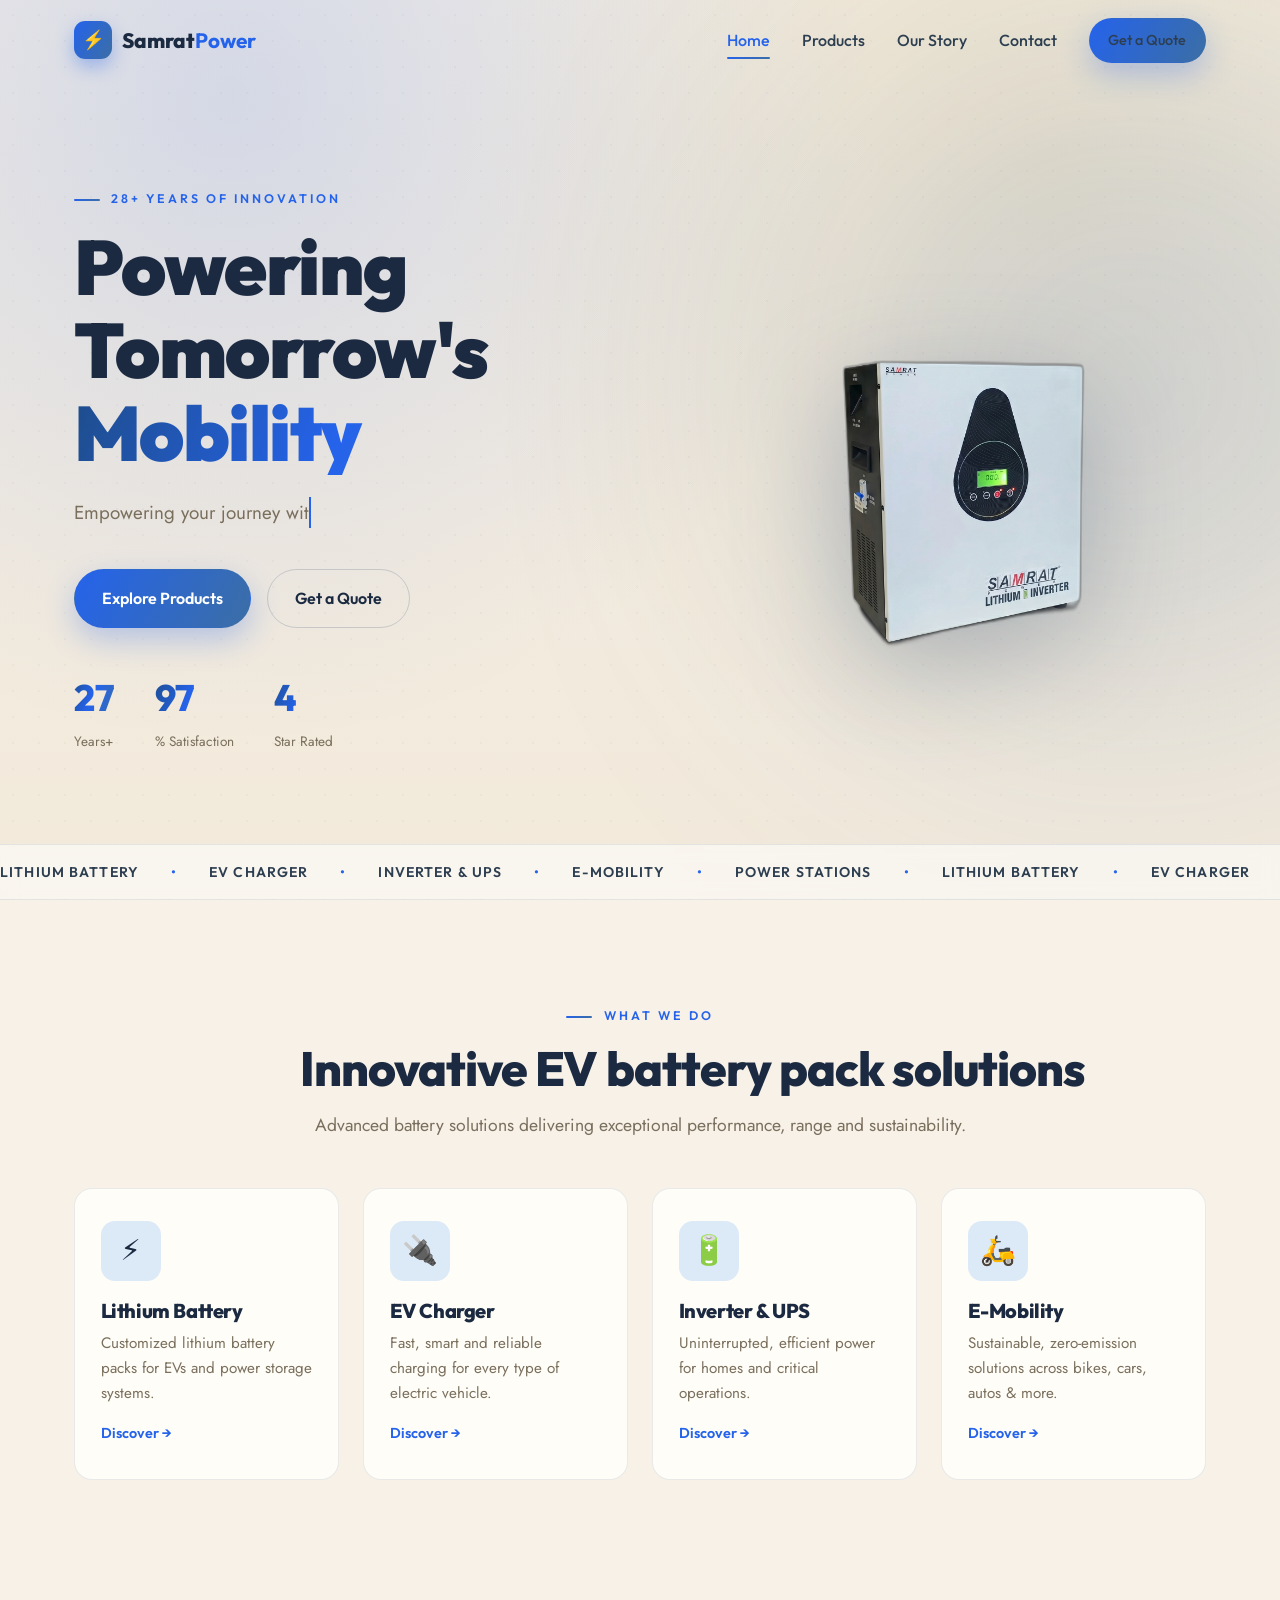
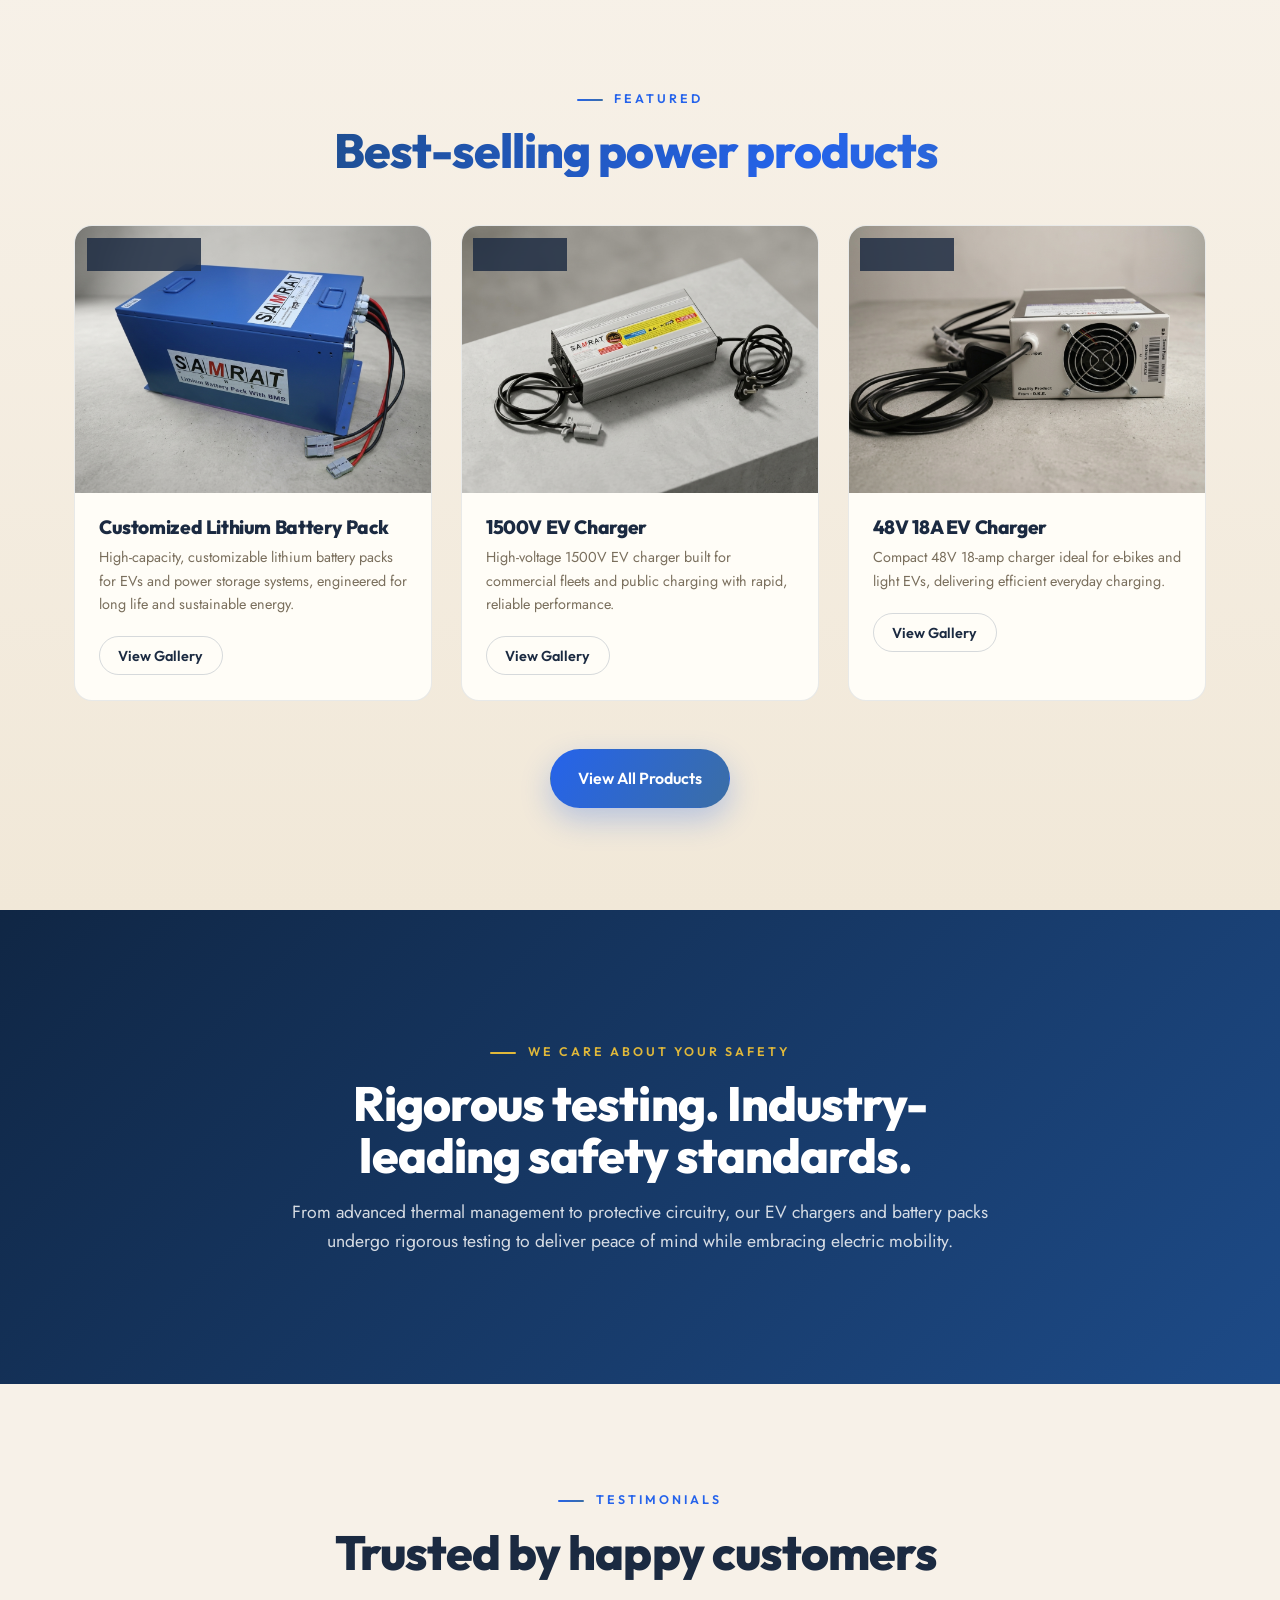
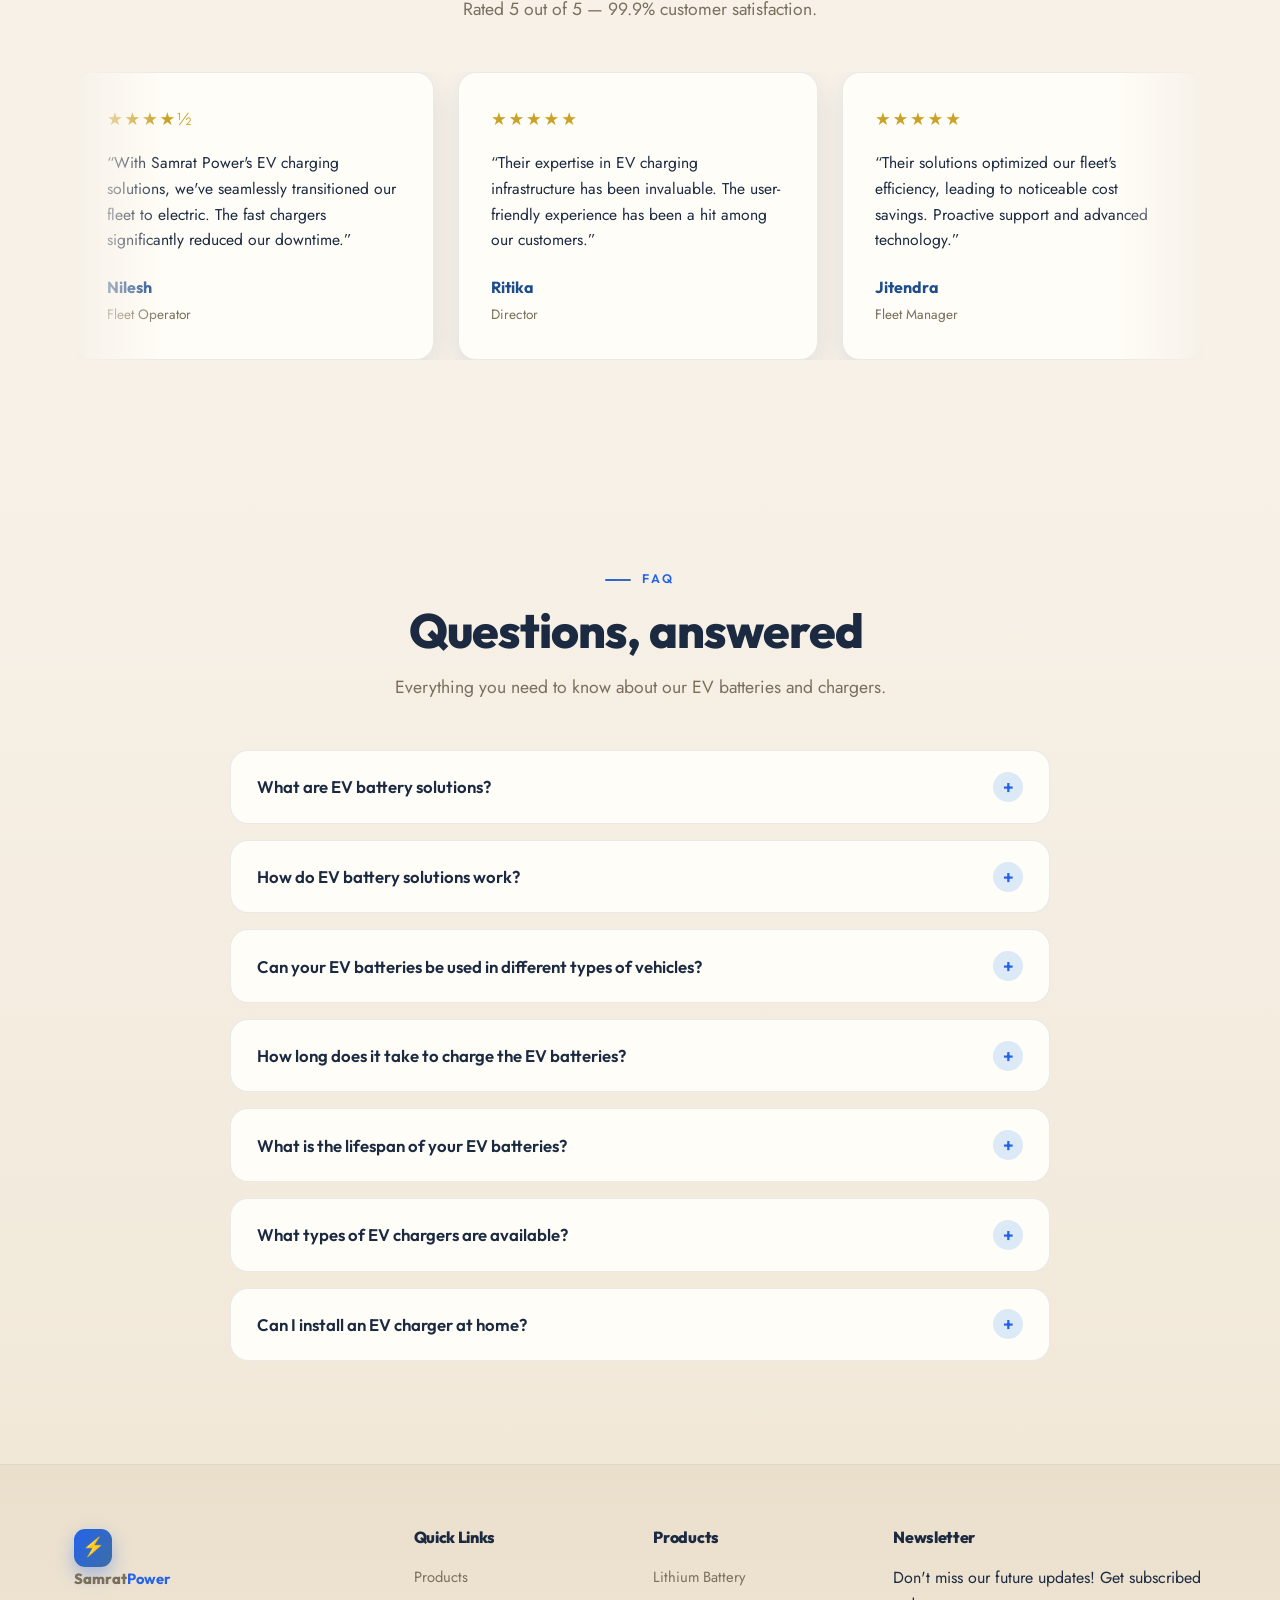
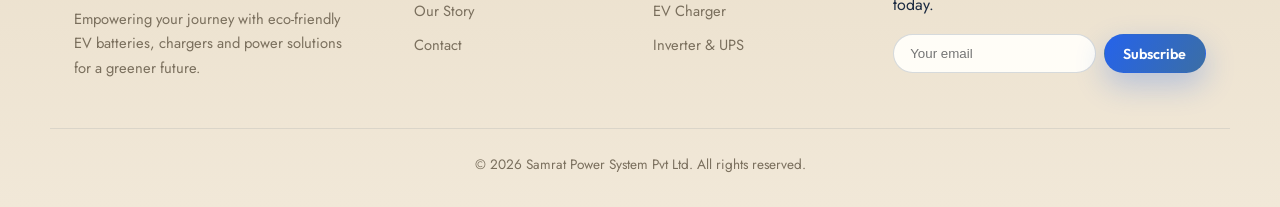
<file: index.html>
<!DOCTYPE html>
<html lang="en">
<head>
  <meta charset="UTF-8" />
  <meta name="viewport" content="width=device-width, initial-scale=1.0" />
  <meta name="description" content="Samrat Power System Pvt Ltd — Eco-friendly EV batteries, chargers, lithium packs & inverters. 28+ years of innovation." />
  <title>Samrat Power | Eco-Friendly EV Battery & Charging Solutions</title>
  <link rel="preconnect" href="https://fonts.googleapis.com" />
  <link rel="preconnect" href="https://fonts.gstatic.com" crossorigin />
  <link href="https://fonts.googleapis.com/css2?family=Outfit:wght@300;400;500;600;700;800;900&family=Jost:wght@400;500;600;700&display=swap" rel="stylesheet" />
  <link rel="stylesheet" href="assets/css/styles.css" />
</head>
<body data-page="home">
  <div class="scroll-progress" id="scrollProgress"></div>
  <div id="header-mount"></div>
  <main>
    <section class="hero" id="hero">
      <div class="hero__bg" data-parallax="0.25"></div>
      <div class="hero__glow"></div>
      <div class="container hero__inner">
        <div class="hero__copy">
          <span class="eyebrow reveal">28+ Years of Innovation</span>
          <h1 class="hero__title">
            <span class="kinetic">Powering</span>
            <span class="kinetic">Tomorrow's</span>
            <span class="kinetic accent">Mobility</span>
          </h1>
          <p class="hero__lead reveal" data-typewriter="Empowering your journey with eco-friendly EV batteries, smart chargers and reliable power solutions for a greener future."></p>
          <div class="hero__cta reveal">
            <a href="products.html" class="btn btn--primary magnetic">Explore Products</a>
            <a href="contact.html" class="btn btn--ghost magnetic">Get a Quote</a>
          </div>
          <div class="hero__stats reveal">
            <div><strong data-count="28">0</strong><span>Years+</span></div>
            <div><strong data-count="99">0</strong><span>% Satisfaction</span></div>
            <div><strong data-count="5">0</strong><span>Star Rated</span></div>
          </div>
        </div>
        <div class="hero__visual">
          <img src="picsdear/hero_no_bg.png" alt="Samrat Power EV battery solution" class="hero__img" data-parallax="-0.12" loading="eager" />
        </div>
      </div>
      <div class="hero__marquee" aria-hidden="true">
        <div class="marquee__track">
          <span>Lithium Battery</span><span>•</span><span>EV Charger</span><span>•</span><span>Inverter &amp; UPS</span><span>•</span><span>E-Mobility</span><span>•</span><span>Power Stations</span><span>•</span>
          <span>Lithium Battery</span><span>•</span><span>EV Charger</span><span>•</span><span>Inverter &amp; UPS</span><span>•</span><span>E-Mobility</span><span>•</span><span>Power Stations</span><span>•</span>
        </div>
      </div>
    </section>

    <section class="section" id="what">
      <div class="container">
        <div class="section__head reveal">
          <span class="eyebrow">What We Do</span>
          <h2 class="section__title" data-split-words>Innovative EV battery pack solutions</h2>
          <p class="section__sub">Advanced battery solutions delivering exceptional performance, range and sustainability.</p>
        </div>
        <div class="cards stagger">
          <a class="card" href="products.html#lithium"><div class="card__icon">⚡</div><h3>Lithium Battery</h3><p>Customized lithium battery packs for EVs and power storage systems.</p><span class="card__link link-underline">Discover →</span></a>
          <a class="card" href="products.html#charger"><div class="card__icon">🔌</div><h3>EV Charger</h3><p>Fast, smart and reliable charging for every type of electric vehicle.</p><span class="card__link link-underline">Discover →</span></a>
          <a class="card" href="products.html#inverter"><div class="card__icon">🔋</div><h3>Inverter &amp; UPS</h3><p>Uninterrupted, efficient power for homes and critical operations.</p><span class="card__link link-underline">Discover →</span></a>
          <a class="card" href="products.html"><div class="card__icon">🛵</div><h3>E-Mobility</h3><p>Sustainable, zero-emission solutions across bikes, cars, autos &amp; more.</p><span class="card__link link-underline">Discover →</span></a>
        </div>
      </div>
    </section>

    <section class="section section--alt" id="featured">
      <div class="container">
        <div class="section__head reveal"><span class="eyebrow">Featured</span><h2 class="section__title grad-anim" data-split-words>Best-selling power products</h2></div>
        <div class="product-grid" id="featuredGrid"></div>
        <div class="section__foot reveal"><a href="products.html" class="btn btn--primary magnetic">View All Products</a></div>
      </div>
    </section>

    <section class="banner" id="safety">
      <div class="banner__bg" data-parallax="0.18"></div>
      <div class="container banner__inner reveal">
        <span class="eyebrow eyebrow--light">We Care About Your Safety</span>
        <h2 class="banner__title" data-split-words>Rigorous testing. Industry-leading safety standards.</h2>
        <p>From advanced thermal management to protective circuitry, our EV chargers and battery packs undergo rigorous testing to deliver peace of mind while embracing electric mobility.</p>
      </div>
    </section>

    <section class="section" id="reviews">
      <div class="container">
        <div class="section__head reveal"><span class="eyebrow">Testimonials</span><h2 class="section__title" data-split-words>Trusted by happy customers</h2><p class="section__sub">Rated 5 out of 5 — 99.9% customer satisfaction.</p></div>
        <div class="reviews-track" id="reviewsTrack"></div>
      </div>
    </section>

    <section class="section section--alt" id="faq">
      <div class="container">
        <div class="section__head reveal"><span class="eyebrow">FAQ</span><h2 class="section__title" data-split-words>Questions, answered</h2><p class="section__sub">Everything you need to know about our EV batteries and chargers.</p></div>
        <div class="faq" id="faqHost"></div>
      </div>
    </section>
  </main>
  <div id="footer-mount"></div>
  <script src="assets/js/data.js"></script>
  <script src="assets/js/main.js"></script>
</body>
</html>
</file>
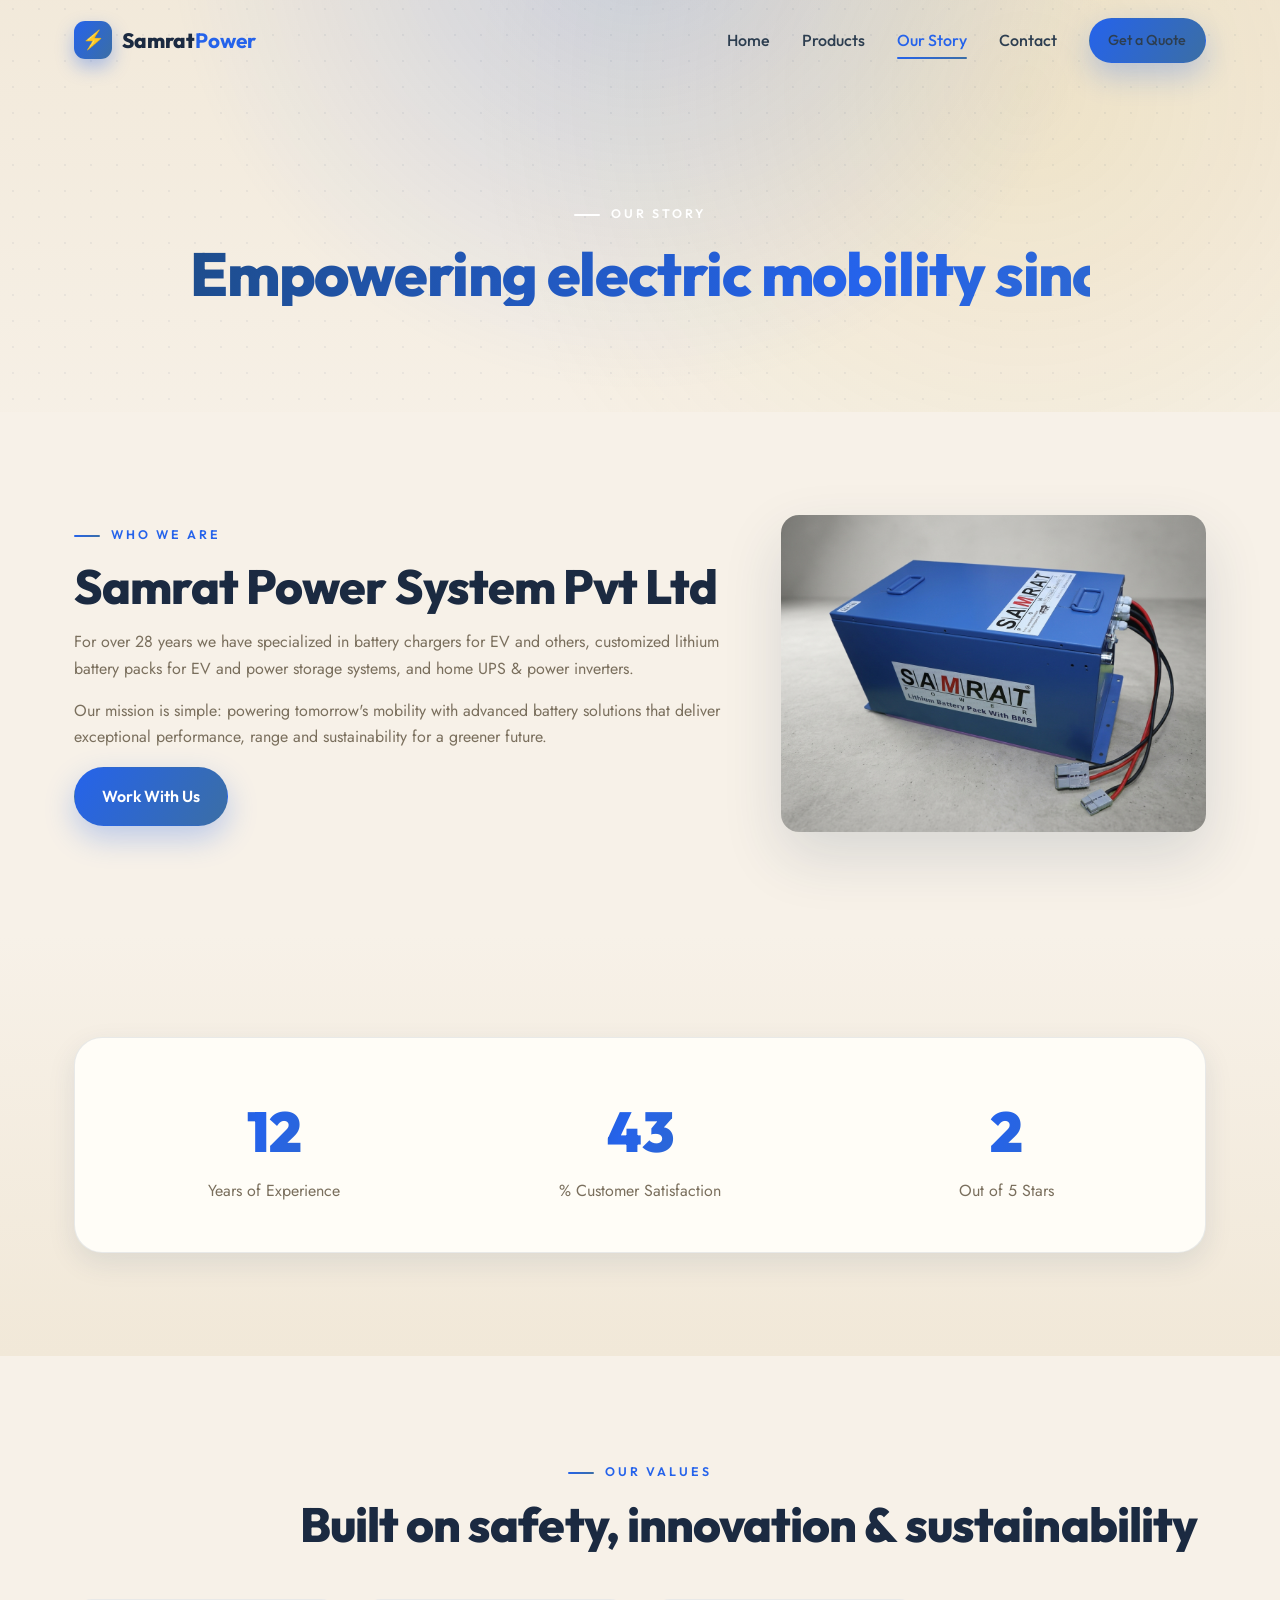
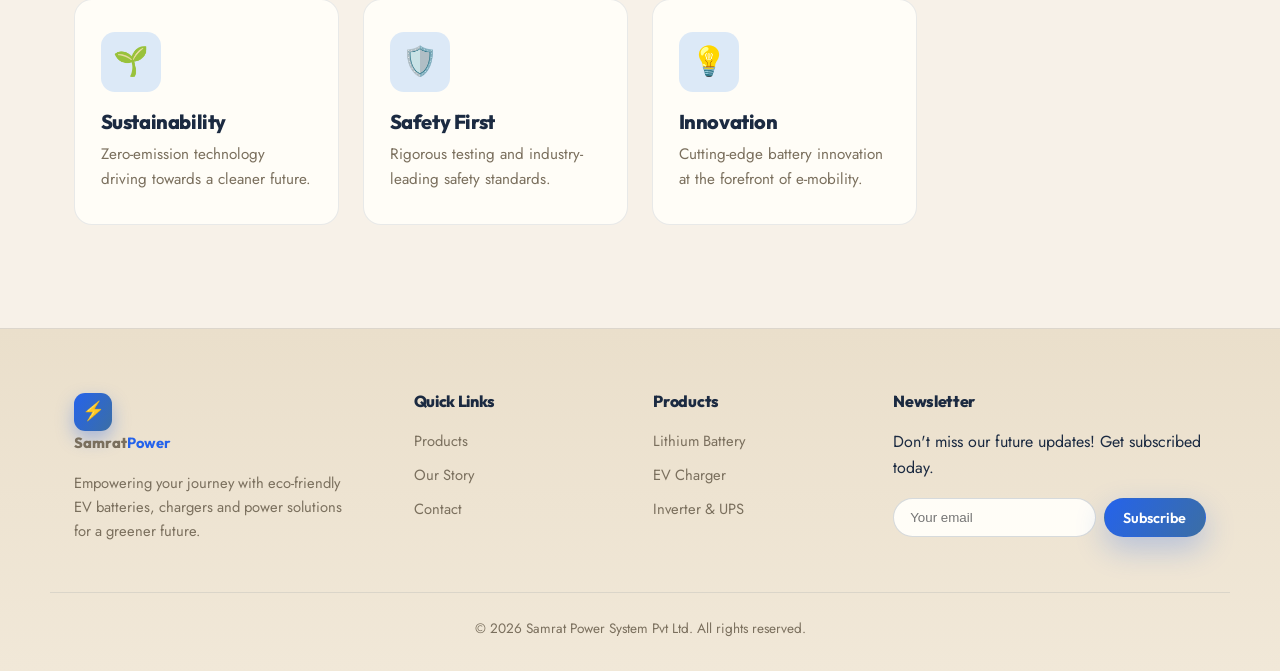
<file: about.html>
<!DOCTYPE html>
<html lang="en">
<head>
  <meta charset="UTF-8" />
  <meta name="viewport" content="width=device-width, initial-scale=1.0" />
  <meta name="description" content="Our story: 28+ years powering eco-friendly mobility at Samrat Power System Pvt Ltd." />
  <title>Our Story | Samrat Power</title>
  <link rel="preconnect" href="https://fonts.googleapis.com" />
  <link rel="preconnect" href="https://fonts.gstatic.com" crossorigin />
  <link href="https://fonts.googleapis.com/css2?family=Outfit:wght@300;400;500;600;700;800;900&family=Jost:wght@400;500;600;700&display=swap" rel="stylesheet" />
  <link rel="stylesheet" href="assets/css/styles.css" />
</head>
<body data-page="about">
  <div class="scroll-progress" id="scrollProgress"></div>
  <div id="header-mount"></div>
  <main>
    <section class="page-hero">
      <div class="page-hero__bg" data-parallax="0.2"></div>
      <div class="container">
        <span class="eyebrow eyebrow--light reveal">Our Story</span>
        <h1 class="page-hero__title grad-anim" data-split-words>Empowering electric mobility since day one</h1>
      </div>
    </section>
    <section class="section">
      <div class="container split">
        <div class="split__copy reveal">
          <span class="eyebrow">Who We Are</span>
          <h2 class="section__title" data-split-words>Samrat Power System Pvt Ltd</h2>
          <p>For over 28 years we have specialized in battery chargers for EV and others, customized lithium battery packs for EV and power storage systems, and home UPS &amp; power inverters.</p>
          <p>Our mission is simple: powering tomorrow's mobility with advanced battery solutions that deliver exceptional performance, range and sustainability for a greener future.</p>
          <a href="contact.html" class="btn btn--primary magnetic">Work With Us</a>
        </div>
        <div class="split__visual reveal"><img src="picsdear/Customized_Lithium_Battery_Pack_upto_202606231317.jpeg" alt="Lithium battery pack" loading="lazy" /></div>
      </div>
    </section>
    <section class="section section--alt">
      <div class="container">
        <div class="stats-band reveal">
          <div><strong data-count="28">0</strong><span>Years of Experience</span></div>
          <div><strong data-count="99">0</strong><span>% Customer Satisfaction</span></div>
          <div><strong data-count="5">0</strong><span>Out of 5 Stars</span></div>
        </div>
      </div>
    </section>
    <section class="section">
      <div class="container">
        <div class="section__head reveal"><span class="eyebrow">Our Values</span><h2 class="section__title" data-split-words>Built on safety, innovation &amp; sustainability</h2></div>
        <div class="cards stagger">
          <div class="card"><div class="card__icon">🌱</div><h3>Sustainability</h3><p>Zero-emission technology driving towards a cleaner future.</p></div>
          <div class="card"><div class="card__icon">🛡️</div><h3>Safety First</h3><p>Rigorous testing and industry-leading safety standards.</p></div>
          <div class="card"><div class="card__icon">💡</div><h3>Innovation</h3><p>Cutting-edge battery innovation at the forefront of e-mobility.</p></div>
        </div>
      </div>
    </section>
  </main>
  <div id="footer-mount"></div>
  <script src="assets/js/data.js"></script>
  <script src="assets/js/main.js"></script>
</body>
</html>
</file>
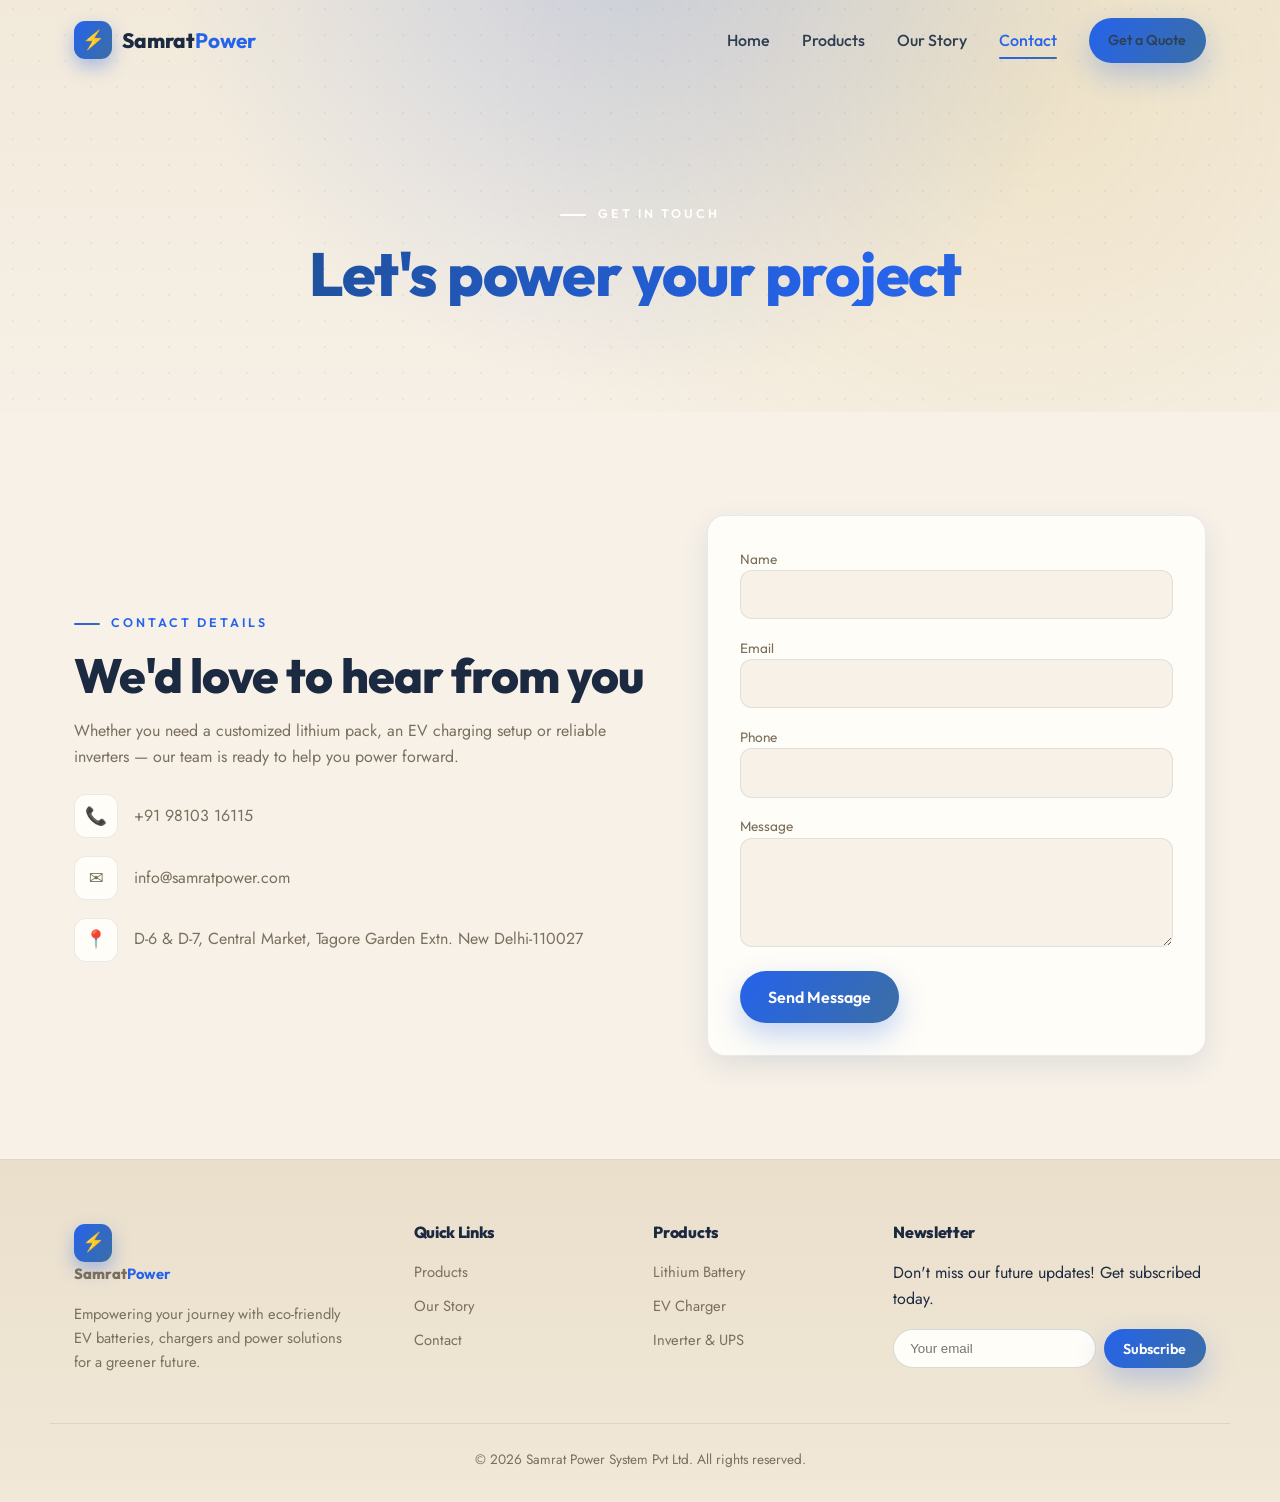
<file: contact.html>
<!DOCTYPE html>
<html lang="en">
<head>
  <meta charset="UTF-8" />
  <meta name="viewport" content="width=device-width, initial-scale=1.0" />
  <meta name="description" content="Contact Samrat Power System Pvt Ltd — New Delhi. Get a quote for EV batteries and chargers." />
  <title>Contact | Samrat Power</title>
  <link rel="preconnect" href="https://fonts.googleapis.com" />
  <link rel="preconnect" href="https://fonts.gstatic.com" crossorigin />
  <link href="https://fonts.googleapis.com/css2?family=Outfit:wght@300;400;500;600;700;800;900&family=Jost:wght@400;500;600;700&display=swap" rel="stylesheet" />
  <link rel="stylesheet" href="assets/css/styles.css" />
</head>
<body data-page="contact">
  <div class="scroll-progress" id="scrollProgress"></div>
  <div id="header-mount"></div>
  <main>
    <section class="page-hero">
      <div class="page-hero__bg" data-parallax="0.2"></div>
      <div class="container">
        <span class="eyebrow eyebrow--light reveal">Get In Touch</span>
        <h1 class="page-hero__title grad-anim" data-split-words>Let's power your project</h1>
      </div>
    </section>
    <section class="section">
      <div class="container split">
        <div class="split__copy reveal">
          <span class="eyebrow">Contact Details</span>
          <h2 class="section__title" data-split-words>We'd love to hear from you</h2>
          <p>Whether you need a customized lithium pack, an EV charging setup or reliable inverters — our team is ready to help you power forward.</p>
          <ul class="contact-list">
            <li><span class="contact-list__ic">📞</span><a href="tel:+919810316115" class="link-underline">+91 98103 16115</a></li>
            <li><span class="contact-list__ic">✉️</span><a href="mailto:info@samratpower.com" class="link-underline">info@samratpower.com</a></li>
            <li><span class="contact-list__ic">📍</span>D-6 &amp; D-7, Central Market, Tagore Garden Extn. New Delhi-110027</li>
          </ul>
        </div>
        <div class="split__visual reveal">
          <form class="form" id="contactForm" novalidate>
            <div class="form__row"><label>Name<input type="text" name="name" required /></label></div>
            <div class="form__row"><label>Email<input type="email" name="email" required /></label></div>
            <div class="form__row"><label>Phone<input type="tel" name="phone" /></label></div>
            <div class="form__row"><label>Message<textarea name="message" rows="4" required></textarea></label></div>
            <button type="submit" class="btn btn--primary magnetic">Send Message</button>
            <p class="form__note" id="formNote" hidden>Thanks! We'll get back to you shortly.</p>
          </form>
        </div>
      </div>
    </section>
  </main>
  <div id="footer-mount"></div>
  <script src="assets/js/data.js"></script>
  <script src="assets/js/main.js"></script>
</body>
</html>
</file>
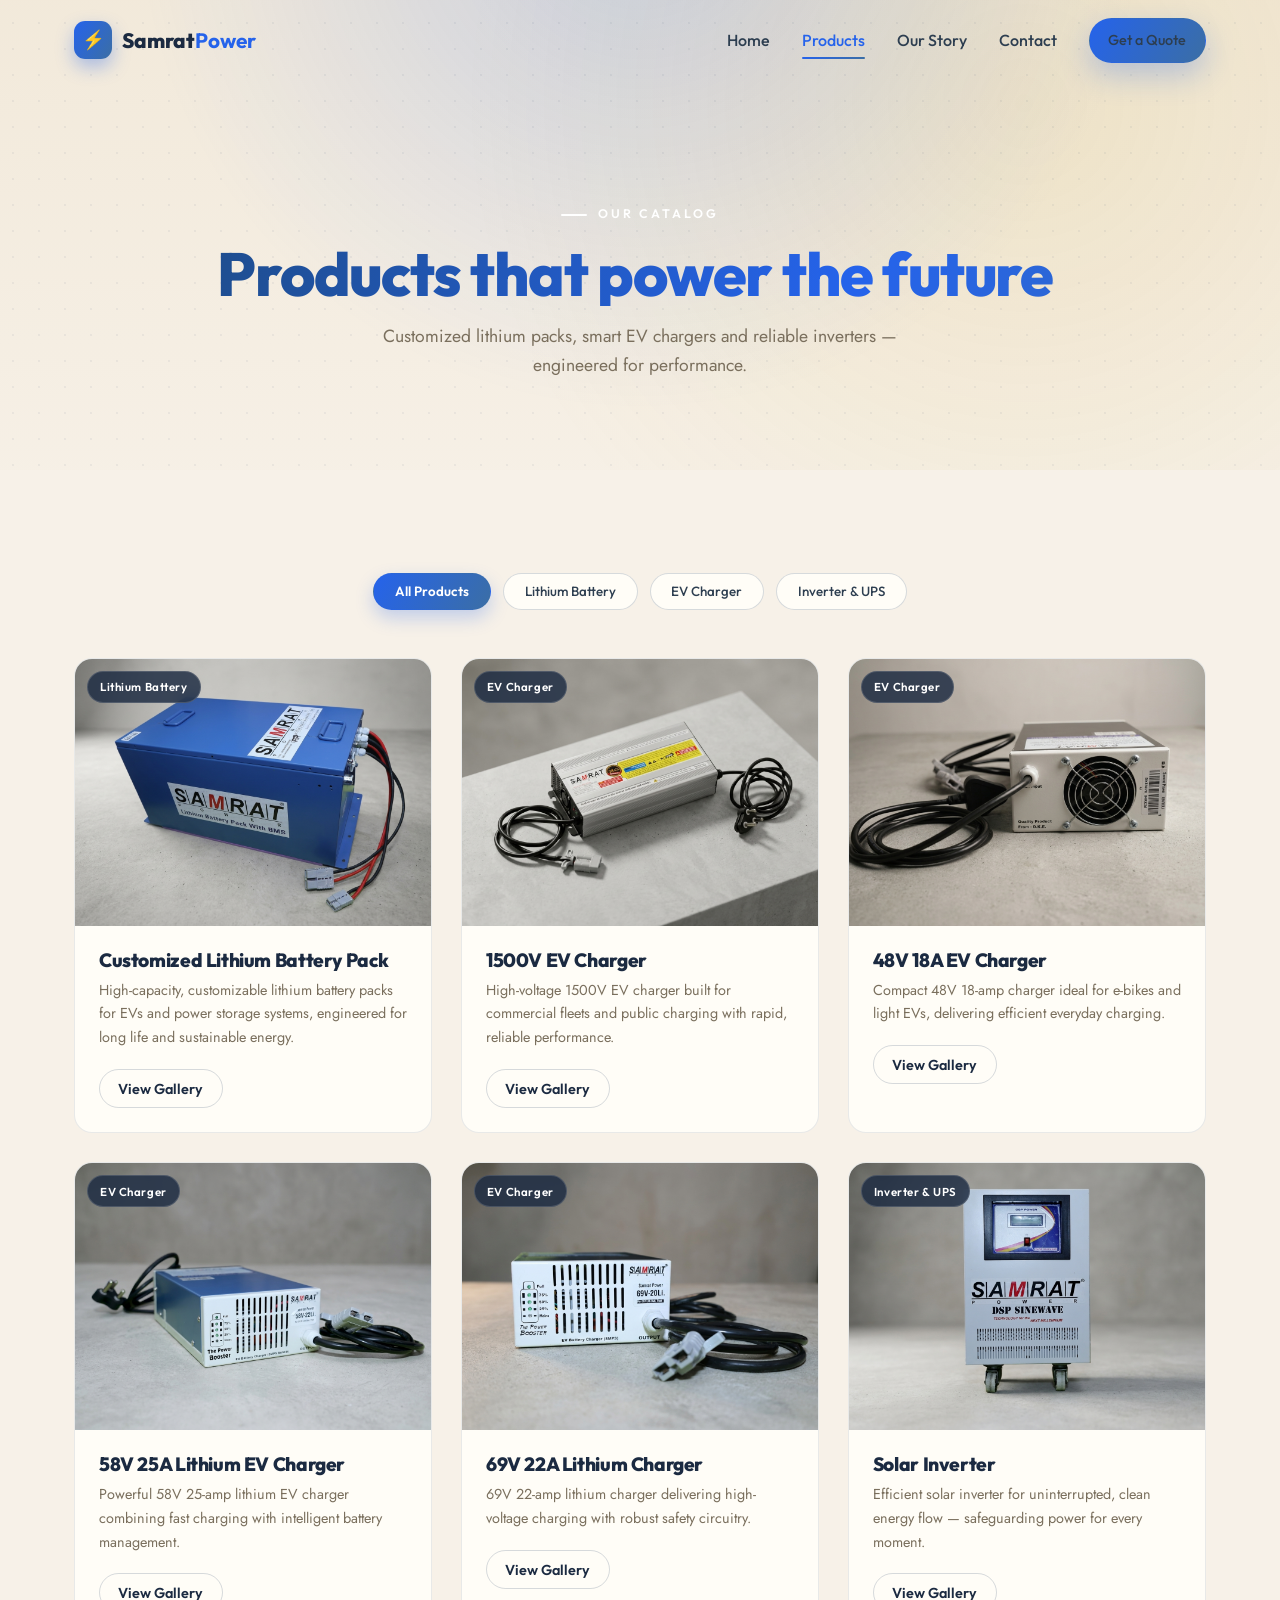
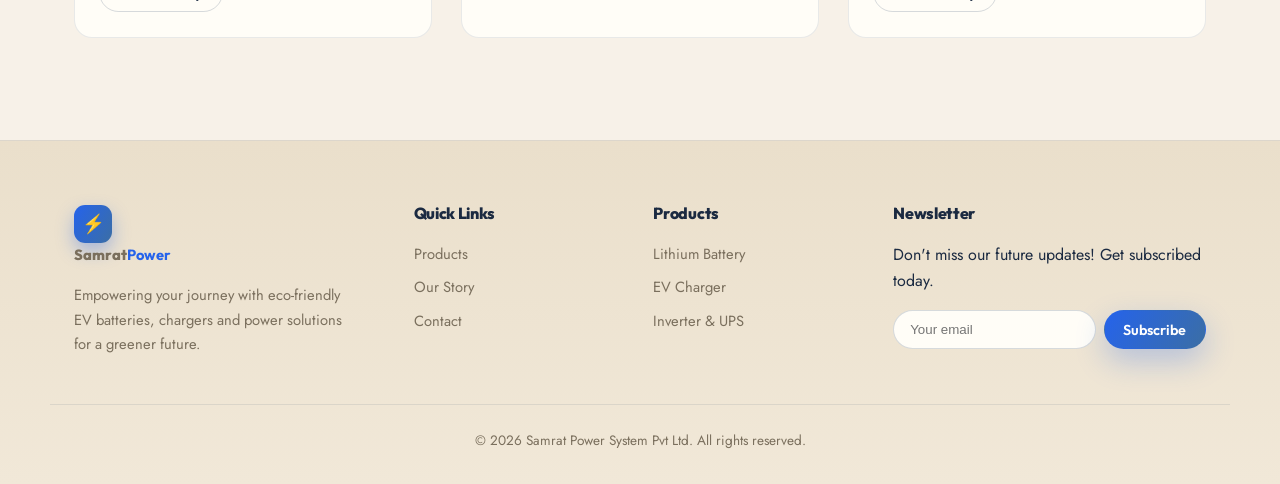
<file: products.html>
<!DOCTYPE html>
<html lang="en">
<head>
  <meta charset="UTF-8" />
  <meta name="viewport" content="width=device-width, initial-scale=1.0" />
  <meta name="description" content="Explore Samrat Power products: EV chargers, lithium battery packs and solar inverters." />
  <title>Products | Samrat Power</title>
  <link rel="preconnect" href="https://fonts.googleapis.com" />
  <link rel="preconnect" href="https://fonts.gstatic.com" crossorigin />
  <link href="https://fonts.googleapis.com/css2?family=Outfit:wght@300;400;500;600;700;800;900&family=Jost:wght@400;500;600;700&display=swap" rel="stylesheet" />
  <link rel="stylesheet" href="assets/css/styles.css" />
</head>
<body data-page="products">
  <div class="scroll-progress" id="scrollProgress"></div>
  <div id="header-mount"></div>
  <main>
    <section class="page-hero">
      <div class="page-hero__bg" data-parallax="0.2"></div>
      <div class="container">
        <span class="eyebrow eyebrow--light reveal">Our Catalog</span>
        <h1 class="page-hero__title grad-anim" data-split-words>Products that power the future</h1>
        <p class="reveal">Customized lithium packs, smart EV chargers and reliable inverters — engineered for performance.</p>
      </div>
    </section>
    <section class="section">
      <div class="container">
        <div class="filters reveal" id="filters"></div>
        <div class="product-grid" id="productGrid"></div>
      </div>
    </section>
  </main>
  <div class="modal" id="productModal" aria-hidden="true">
    <div class="modal__overlay" data-close></div>
    <div class="modal__dialog" role="dialog" aria-modal="true">
      <button class="modal__close" data-close aria-label="Close">×</button>
      <div class="modal__body">
        <div class="gallery" id="galleryViewport"><div class="gallery__track" id="galleryTrack"></div></div>
        <div class="modal__info">
          <span class="eyebrow" id="modalCat"></span>
          <h2 id="modalTitle"></h2>
          <p id="modalDesc"></p>
          <ul class="modal__specs" id="modalSpecs"></ul>
          <a href="contact.html" class="btn btn--primary magnetic">Enquire Now</a>
        </div>
      </div>
    </div>
  </div>
  <div id="footer-mount"></div>
  <script src="assets/js/data.js"></script>
  <script src="assets/js/main.js"></script>
</body>
</html>
</file>
<file: assets/css/styles.css>
/* ============================================================
   Samrat Power — Beige / Blue design system
   Warm beige surfaces · deep navy ink · vivid blue brand · amber accent
   ============================================================ */
:root{
  /* Beige surface family */
  --bg:#F7F1E8;
  --bg-2:#F1E8D8;
  --bg-3:#EADFCB;
  --surface:#FFFDF7;
  --surface-2:#FBF4E7;
  --line:rgba(30,58,95,.10);
  --line-2:rgba(30,58,95,.18);

  /* Ink / text */
  --ink:#1B2A41;          /* deep navy */
  --ink-2:#2D3E50;
  --muted:#7A6F5D;        /* warm gray */
  --muted-2:#9A8E7A;

  /* Blue brand */
  --brand:#2563EB;        /* vivid blue */
  --brand-2:#1E4D8C;      /* deep blue */
  --brand-3:#3B6EA5;      /* medium blue */
  --brand-soft:#DCE9F7;   /* blue tint */
  --accent:#C9A227;       /* warm amber */
  --accent-2:#E0B83A;

  --grad:linear-gradient(120deg,#2563EB,#3B6EA5);
  --grad-warm:linear-gradient(120deg,#C9A227,#E0B83A);
  --grad-text:linear-gradient(110deg,#1E4D8C 0%,#2563EB 45%,#3B6EA5 100%);

  --radius:18px;
  --radius-lg:28px;
  --shadow:0 24px 60px rgba(30,58,95,.14);
  --shadow-sm:0 10px 28px rgba(30,58,95,.10);
  --maxw:1180px;
  --ease:cubic-bezier(.16,1,.3,1);
}

*{box-sizing:border-box;margin:0;padding:0}
html{scroll-behavior:smooth}
body{font-family:'Jost',system-ui,sans-serif;background:var(--bg);color:var(--ink);line-height:1.65;overflow-x:hidden;-webkit-font-smoothing:antialiased}
h1,h2,h3,h4{font-family:'Outfit',sans-serif;line-height:1.08;font-weight:800;letter-spacing:-.02em;color:var(--ink)}
a{color:inherit;text-decoration:none}
img{max-width:100%;display:block}
::selection{background:var(--brand);color:#fff}

.container{width:100%;max-width:var(--maxw);margin:0 auto;padding:0 24px}

/* Scroll progress */
.scroll-progress{position:fixed;top:0;left:0;height:3px;width:100%;background:var(--grad);transform:scaleX(0);transform-origin:0 50%;z-index:200;transition:transform .1s linear}

/* Buttons */
.btn{display:inline-flex;align-items:center;justify-content:center;gap:.5rem;padding:.95rem 1.7rem;border-radius:999px;font-family:'Outfit';font-weight:600;font-size:1rem;cursor:pointer;border:1px solid transparent;transition:transform .25s var(--ease),box-shadow .25s,background .25s,color .25s;will-change:transform;position:relative;overflow:hidden}
.btn--sm{padding:.6rem 1.15rem;font-size:.9rem}
.btn--primary{background:var(--grad);color:#fff;box-shadow:0 12px 30px rgba(37,99,235,.28)}
.btn--primary:hover{transform:translateY(-3px);box-shadow:0 18px 40px rgba(37,99,235,.40)}
.btn--ghost{background:transparent;color:var(--ink);border-color:var(--line-2)}
.btn--ghost:hover{border-color:var(--brand);color:var(--brand);transform:translateY(-3px)}
/* shine sweep on primary buttons */
.btn--primary::after{content:'';position:absolute;top:0;left:-120%;width:60%;height:100%;background:linear-gradient(100deg,transparent,rgba(255,255,255,.45),transparent);transform:skewX(-20deg);transition:left .6s var(--ease)}
.btn--primary:hover::after{left:140%}

.eyebrow{display:inline-block;font-family:'Outfit';font-weight:600;font-size:.78rem;letter-spacing:.24em;text-transform:uppercase;color:var(--brand);margin-bottom:1rem;position:relative}
.eyebrow::before{content:'';display:inline-block;width:26px;height:2px;background:var(--grad);vertical-align:middle;margin-right:.7rem;border-radius:2px}
.eyebrow--light{color:#fff}
.eyebrow--light::before{background:#fff}

/* ============================================================
   Header
   ============================================================ */
.site-header{position:fixed;top:0;left:0;width:100%;z-index:120;padding:1.1rem 0;transition:padding .3s,background .3s,box-shadow .3s,border-color .3s;border-bottom:1px solid transparent}
.site-header.scrolled{padding:.6rem 0;background:rgba(247,241,232,.88);backdrop-filter:blur(16px) saturate(1.4);box-shadow:0 6px 24px rgba(30,58,95,.08);border-bottom-color:var(--line)}
.site-header__inner{display:flex;align-items:center;justify-content:space-between}
.brand{display:flex;align-items:center;gap:.6rem;font-family:'Outfit';font-weight:800;font-size:1.3rem;color:var(--ink)}
.brand__mark{display:grid;place-items:center;width:38px;height:38px;border-radius:11px;background:var(--grad);color:#fff;font-size:1.15rem;box-shadow:0 8px 18px rgba(37,99,235,.35)}
.brand__name strong{color:var(--brand)}
.brand--light{color:#fff}
.site-nav{display:flex;align-items:center;gap:2rem}
.site-nav a{font-family:'Outfit';font-weight:500;color:var(--ink-2);position:relative;transition:color .25s}
.site-nav a:not(.btn):hover,.site-nav a:not(.btn).active{color:var(--brand)}
.site-nav a:not(.btn).active::after,.site-nav a:not(.btn):hover::after{content:'';position:absolute;left:0;bottom:-6px;width:100%;height:2px;background:var(--grad);border-radius:2px;transform:scaleX(0);transform-origin:left;animation:navUnderline .4s var(--ease) forwards}
@keyframes navUnderline{to{transform:scaleX(1)}}
.nav-toggle{display:none;flex-direction:column;gap:5px;background:none;border:0;cursor:pointer;padding:6px}
.nav-toggle span{width:26px;height:2px;background:var(--ink);border-radius:2px;transition:.3s}
.nav-toggle.active span:nth-child(1){transform:translateY(7px) rotate(45deg)}
.nav-toggle.active span:nth-child(2){opacity:0}
.nav-toggle.active span:nth-child(3){transform:translateY(-7px) rotate(-45deg)}

/* ============================================================
   Hero
   ============================================================ */
.hero{position:relative;min-height:100vh;display:flex;align-items:center;padding:120px 0 80px;overflow:hidden}
.hero__bg{position:absolute;inset:-20% 0;background:
  radial-gradient(circle at 18% 22%,rgba(37,99,235,.16),transparent 45%),
  radial-gradient(circle at 82% 28%,rgba(201,162,39,.14),transparent 45%),
  linear-gradient(180deg,var(--bg),var(--bg-2));z-index:-2}
.hero__bg::after{content:'';position:absolute;inset:0;background-image:
  radial-gradient(rgba(30,58,95,.06) 1px,transparent 1px);
  background-size:26px 26px;opacity:.6}
.hero__glow{position:absolute;width:620px;height:620px;right:-160px;top:8%;background:var(--grad);filter:blur(150px);opacity:.20;border-radius:50%;z-index:-1;animation:float 9s ease-in-out infinite}
@keyframes float{0%,100%{transform:translateY(0)}50%{transform:translateY(-40px)}}
.hero__inner{display:grid;grid-template-columns:1.1fr .9fr;gap:3rem;align-items:center}
.hero__title{font-size:clamp(2.6rem,6vw,5rem);font-weight:900;margin-bottom:1.4rem}
.hero__title .kinetic{display:block;opacity:0;transform:translateY(46px);animation:kinetic .85s forwards var(--ease)}
.hero__title .kinetic:nth-child(1){animation-delay:.15s}
.hero__title .kinetic:nth-child(2){animation-delay:.32s}
.hero__title .kinetic:nth-child(3){animation-delay:.49s}
.hero__title .accent{background:var(--grad-text);-webkit-background-clip:text;background-clip:text;-webkit-text-fill-color:transparent}
@keyframes kinetic{to{opacity:1;transform:translateY(0)}}
.hero__lead{font-size:1.18rem;color:var(--muted);max-width:520px;margin-bottom:2rem}
.hero__cta{display:flex;gap:1rem;flex-wrap:wrap;margin-bottom:2.5rem}
.hero__stats{display:flex;gap:2.5rem}
.hero__stats strong{display:block;font-family:'Outfit';font-size:2.3rem;font-weight:800;background:var(--grad-text);-webkit-background-clip:text;background-clip:text;-webkit-text-fill-color:transparent}
.hero__stats span{font-size:.85rem;color:var(--muted)}
.hero__visual{position:relative}
.hero__img{filter:drop-shadow(0 30px 55px rgba(30,58,95,.28));animation:bob 6s ease-in-out infinite}
@keyframes bob{0%,100%{transform:translateY(0)}50%{transform:translateY(-18px)}}
.hero__marquee{position:absolute;bottom:0;left:0;width:100%;padding:14px 0;border-top:1px solid var(--line);border-bottom:1px solid var(--line);background:rgba(255,255,255,.55);backdrop-filter:blur(8px);overflow:hidden;white-space:nowrap}
.marquee__track{display:inline-flex;gap:2rem;align-items:center;animation:marquee 22s linear infinite;font-family:'Outfit';font-weight:600;letter-spacing:.08em;color:var(--ink-2);text-transform:uppercase;font-size:.88rem}
.marquee__track span:nth-child(even){color:var(--brand)}
@keyframes marquee{to{transform:translateX(-50%)}}

/* ============================================================
   Sections
   ============================================================ */
.section{padding:clamp(4rem,8vw,7rem) 0}
.section--alt{background:linear-gradient(180deg,var(--bg),var(--bg-2))}
.section__head{max-width:680px;margin:0 auto 3rem;text-align:center}
.section__title{font-size:clamp(1.9rem,4vw,3rem);margin-bottom:1rem}
.section__sub{color:var(--muted);font-size:1.1rem}
.section__foot{text-align:center;margin-top:3rem}

/* Reveal on scroll */
.reveal{opacity:0;transform:translateY(36px);transition:opacity .7s ease,transform .7s var(--ease)}
.reveal.in{opacity:1;transform:none}

/* Cards */
.cards{display:grid;grid-template-columns:repeat(4,1fr);gap:1.5rem}
.card{background:var(--surface);border:1px solid var(--line);border-radius:var(--radius);padding:2rem 1.6rem;transition:transform .3s var(--ease),border-color .3s,box-shadow .3s;position:relative;overflow:hidden}
.card::before{content:'';position:absolute;top:0;left:0;width:100%;height:4px;background:var(--grad);transform:scaleX(0);transform-origin:left;transition:transform .35s var(--ease)}
.card:hover{transform:translateY(-8px);border-color:var(--line-2);box-shadow:var(--shadow)}
.card:hover::before{transform:scaleX(1)}
.card>*{position:relative;z-index:1}
.card__icon{font-size:1.8rem;width:60px;height:60px;display:grid;place-items:center;border-radius:14px;background:var(--brand-soft);margin-bottom:1.2rem;transition:transform .35s var(--ease)}
.card:hover .card__icon{transform:scale(1.1) rotate(-6deg)}
.card h3{font-size:1.25rem;margin-bottom:.6rem}
.card p{color:var(--muted);font-size:.95rem}
.card__link{display:inline-block;margin-top:1rem;font-family:'Outfit';font-weight:600;color:var(--brand);font-size:.9rem;transition:gap .25s}
.card:hover .card__link{letter-spacing:.02em}

/* ============================================================
   Product grid + modal
   ============================================================ */
.product-grid{display:grid;grid-template-columns:repeat(3,1fr);gap:1.8rem}
.product-card{background:var(--surface);border:1px solid var(--line);border-radius:var(--radius);overflow:hidden;transition:transform .35s var(--ease),box-shadow .35s,border-color .35s;cursor:pointer}
.product-card:hover{transform:translateY(-8px);box-shadow:var(--shadow);border-color:var(--brand-3)}
.product-card__media{position:relative;aspect-ratio:4/3;overflow:hidden;background:#fff}
.product-card__media img{width:100%;height:100%;object-fit:cover;transition:transform .6s var(--ease)}
.product-card:hover .product-card__media img{transform:scale(1.08)}
.product-card__badge{position:absolute;top:12px;left:12px;background:rgba(27,42,65,.82);backdrop-filter:blur(6px);color:#fff;font-family:'Outfit';font-weight:600;font-size:.72rem;letter-spacing:.05em;padding:.35rem .75rem;border-radius:999px;border:1px solid rgba(255,255,255,.15)}
.product-card__body{padding:1.5rem}
.product-card__body h3{font-size:1.2rem;margin-bottom:.5rem}
.product-card__body p{color:var(--muted);font-size:.9rem;margin-bottom:1.2rem;display:-webkit-box;-webkit-line-clamp:3;-webkit-box-orient:vertical;overflow:hidden}
.filters{display:flex;flex-wrap:wrap;gap:.75rem;justify-content:center;margin-bottom:3rem}
.chip{font-family:'Outfit';font-weight:500;background:var(--surface);border:1px solid var(--line-2);color:var(--ink-2);padding:.6rem 1.3rem;border-radius:999px;cursor:pointer;transition:.25s}
.chip:hover{color:var(--brand);border-color:var(--brand)}
.chip.active{background:var(--grad);color:#fff;border-color:transparent;font-weight:600;box-shadow:0 8px 18px rgba(37,99,235,.25)}

/* Page hero */
.page-hero{position:relative;padding:200px 0 90px;text-align:center;overflow:hidden}
.page-hero__bg{position:absolute;inset:-20% 0;background:
  radial-gradient(circle at 50% 0,rgba(37,99,235,.20),transparent 55%),
  radial-gradient(circle at 80% 30%,rgba(201,162,39,.12),transparent 50%),
  linear-gradient(180deg,var(--bg-2),var(--bg));z-index:-1}
.page-hero__bg::after{content:'';position:absolute;inset:0;background-image:radial-gradient(rgba(30,58,95,.06) 1px,transparent 1px);background-size:26px 26px}
.page-hero__title{font-size:clamp(2.2rem,5vw,3.8rem);margin:0 auto 1rem;max-width:900px}
.page-hero p{color:var(--muted);max-width:600px;margin:0 auto;font-size:1.1rem}

.kinetic-line{background:var(--grad-text);-webkit-background-clip:text;background-clip:text;-webkit-text-fill-color:transparent;background-size:200% auto;animation:shine 5s linear infinite}
@keyframes shine{to{background-position:200% center}}

/* Banner */
.banner{position:relative;padding:clamp(5rem,10vw,9rem) 0;text-align:center;overflow:hidden}
.banner__bg{position:absolute;inset:-25% 0;background:
  linear-gradient(135deg,#0F2440,#1E4D8C),
  radial-gradient(circle at 70% 30%,rgba(201,162,39,.35),transparent 50%);z-index:-1}
.banner__inner{max-width:760px;margin:0 auto;color:#fff}
.banner__inner .eyebrow{color:var(--accent-2)}
.banner__inner .eyebrow::before{background:var(--accent-2)}
.banner__title{font-size:clamp(1.8rem,4vw,3rem);margin-bottom:1rem;color:#fff}
.banner p{color:rgba(255,255,255,.82);font-size:1.1rem}

/* Split layout */
.split{display:grid;grid-template-columns:1fr 1fr;gap:3.5rem;align-items:center}
.split__visual img{border-radius:var(--radius);box-shadow:var(--shadow);width:100%}
.split__copy p{color:var(--muted);margin-bottom:1rem}
.split__copy .section__title{text-align:left}

/* Stats band */
.stats-band{display:grid;grid-template-columns:repeat(3,1fr);gap:2rem;text-align:center;background:var(--surface);border:1px solid var(--line);border-radius:var(--radius-lg);padding:3rem 2rem;box-shadow:var(--shadow-sm)}
.stats-band strong{display:block;font-family:'Outfit';font-size:clamp(2.5rem,5vw,3.5rem);font-weight:900;background:var(--grad-text);-webkit-background-clip:text;background-clip:text;-webkit-text-fill-color:transparent}
.stats-band span{color:var(--muted)}

/* Reviews */
.reviews-track{display:flex;gap:1.5rem;overflow:hidden;-webkit-mask-image:linear-gradient(90deg,transparent,#000 8%,#000 92%,transparent);mask-image:linear-gradient(90deg,transparent,#000 8%,#000 92%,transparent)}
.reviews-track:hover .review{animation-play-state:paused}
.review{flex:0 0 360px;max-width:85vw;background:var(--surface);border:1px solid var(--line);border-radius:var(--radius);padding:2rem;box-shadow:var(--shadow-sm);animation:reviewScroll 36s linear infinite}
@keyframes reviewScroll{to{transform:translateX(calc(-1 * (360px + 1.5rem) * 5))}}
.review__stars{color:var(--accent);letter-spacing:.1em;margin-bottom:1rem;font-size:1.1rem}
.review blockquote{color:var(--ink);font-size:.98rem;margin-bottom:1.3rem}
.review figcaption strong{display:block;font-family:'Outfit';color:var(--brand-2)}
.review figcaption span{color:var(--muted);font-size:.85rem}

/* FAQ */
.faq{max-width:820px;margin:0 auto;display:grid;gap:1rem}
.faq__item{background:var(--surface);border:1px solid var(--line);border-radius:var(--radius);overflow:hidden;transition:border-color .3s,box-shadow .3s}
.faq__item.open{border-color:var(--brand-3);box-shadow:var(--shadow-sm)}
.faq__q{width:100%;text-align:left;background:none;border:0;cursor:pointer;padding:1.3rem 1.6rem;font-family:'Outfit';font-weight:600;font-size:1.05rem;color:var(--ink);display:flex;justify-content:space-between;align-items:center;gap:1rem}
.faq__q .faq__ic{flex:0 0 auto;width:30px;height:30px;border-radius:50%;background:var(--brand-soft);color:var(--brand);display:grid;place-items:center;font-size:1.2rem;transition:transform .35s var(--ease),background .3s,color .3s}
.faq__item.open .faq__ic{transform:rotate(45deg);background:var(--brand);color:#fff}
.faq__a{max-height:0;overflow:hidden;transition:max-height .4s var(--ease)}
.faq__a p{padding:0 1.6rem 1.4rem;color:var(--muted)}

/* Contact */
.contact-list{list-style:none;margin-top:1.5rem;display:grid;gap:1.1rem}
.contact-list li{display:flex;align-items:center;gap:1rem;color:var(--muted)}
.contact-list a:hover{color:var(--brand)}
.contact-list__ic{width:44px;height:44px;display:grid;place-items:center;background:var(--surface);border:1px solid var(--line);border-radius:12px;font-size:1.1rem;flex:0 0 auto}
.form{background:var(--surface);border:1px solid var(--line);border-radius:var(--radius);padding:2rem;box-shadow:var(--shadow-sm)}
.form__row{margin-bottom:1.1rem}
.form label{display:block;font-family:'Outfit';font-size:.85rem;color:var(--muted);margin-bottom:.4rem}
.form input,.form textarea{width:100%;background:var(--bg);border:1px solid var(--line);border-radius:12px;padding:.85rem 1rem;color:var(--ink);font-family:inherit;font-size:1rem;transition:border-color .25s,box-shadow .25s}
.form input:focus,.form textarea:focus{outline:none;border-color:var(--brand);box-shadow:0 0 0 3px rgba(37,99,235,.14)}
.form__note{color:var(--brand);margin-top:1rem;font-family:'Outfit'}

/* Modal */
.modal{position:fixed;inset:0;z-index:300;display:none}
.modal.open{display:block}
.modal__overlay{position:absolute;inset:0;background:rgba(15,36,64,.78);backdrop-filter:blur(6px)}
.modal__dialog{position:relative;max-width:1000px;width:92%;margin:6vh auto;background:var(--surface);border:1px solid var(--line);border-radius:24px;box-shadow:var(--shadow);max-height:88vh;overflow:hidden;animation:pop .4s var(--ease)}
@keyframes pop{from{opacity:0;transform:translateY(30px) scale(.97)}to{opacity:1;transform:none}}
.modal__close{position:absolute;top:14px;right:16px;z-index:5;width:40px;height:40px;border-radius:50%;border:1px solid var(--line);background:rgba(255,253,247,.85);color:var(--ink);font-size:1.4rem;cursor:pointer;transition:.25s}
.modal__close:hover{background:var(--brand);color:#fff;transform:rotate(90deg)}
.modal__body{display:grid;grid-template-columns:1.2fr .8fr}
.gallery{position:relative;overflow:hidden;background:#fff}
.gallery::before,.gallery::after{content:'';position:absolute;top:0;bottom:0;width:60px;z-index:2;pointer-events:none}
.gallery::before{left:0;background:linear-gradient(90deg,rgba(255,255,255,.9),transparent)}
.gallery::after{right:0;background:linear-gradient(270deg,rgba(255,255,255,.9),transparent)}
.gallery__track{display:flex;height:100%;will-change:transform}
.gallery__item{flex:0 0 auto;width:300px;height:100%;min-height:380px}
.gallery__item img{width:100%;height:100%;object-fit:cover}
.modal__info{padding:2.2rem;overflow-y:auto}
.modal__info h2{font-size:1.6rem;margin-bottom:.8rem}
.modal__info>p{color:var(--muted);margin-bottom:1.3rem}
.modal__specs{list-style:none;display:grid;gap:.6rem;margin-bottom:1.6rem}
.modal__specs li{padding-left:1.5rem;position:relative;color:var(--ink);font-size:.92rem}
.modal__specs li::before{content:'✓';position:absolute;left:0;color:var(--brand);font-weight:700}

/* Footer */
.site-footer{background:linear-gradient(180deg,var(--bg-3),var(--bg-2));border-top:1px solid var(--line);padding:4rem 0 2rem}
.site-footer__grid{display:grid;grid-template-columns:1.5fr 1fr 1fr 1.5fr;gap:2.5rem}
.site-footer h4{font-size:1rem;margin-bottom:1.2rem;color:var(--ink)}
.site-footer a{display:block;color:var(--muted);margin-bottom:.6rem;font-size:.92rem;transition:color .2s}
.site-footer a:hover{color:var(--brand)}
.site-footer__brand p{color:var(--muted);font-size:.92rem;margin-top:1rem;max-width:280px}
.site-footer__brand a{margin-bottom:0}
.sub-form{display:flex;gap:.5rem;margin-top:1rem}
.sub-form input{flex:1;min-width:0;background:var(--surface);border:1px solid var(--line-2);border-radius:999px;padding:.65rem 1rem;color:var(--ink)}
.sub-form input:focus{outline:none;border-color:var(--brand)}
.site-footer__bottom{margin-top:3rem;padding-top:1.5rem;border-top:1px solid var(--line);color:var(--muted);font-size:.85rem;text-align:center}

/* ============================================================
   TEXT ANIMATION UTILITIES
   ============================================================ */
/* Split-word reveal (JS splits into spans; words stagger in) */
.split-words .word{display:inline-block;opacity:0;transform:translateY(120%) rotate(6deg);transition:opacity .6s ease,transform .7s var(--ease)}
.split-words.in .word{opacity:1;transform:none}
.split-words .word{transition-delay:calc(var(--i,0) * 45ms)}

/* Letter stagger */
.split-letters .char{display:inline-block;opacity:0;transform:translateY(.5em);transition:opacity .5s ease,transform .6s var(--ease);transition-delay:calc(var(--i,0) * 28ms)}
.split-letters.in .char{opacity:1;transform:none}

/* Typewriter */
.typewriter{border-right:.12em solid var(--brand);white-space:nowrap;overflow:hidden;display:inline-block;animation:caret 1s steps(1) infinite}
.typewriter.done{border-right-color:transparent;animation:none}
@keyframes caret{50%{border-right-color:transparent}}

/* Animated gradient headline */
.grad-anim{background:linear-gradient(110deg,#1E4D8C,#2563EB,#3B6EA5,#C9A227,#1E4D8C);background-size:300% auto;-webkit-background-clip:text;background-clip:text;-webkit-text-fill-color:transparent;animation:gradFlow 8s linear infinite}
@keyframes gradFlow{to{background-position:300% center}}

/* Underline draw on hover */
.link-underline{position:relative}
.link-underline::after{content:'';position:absolute;left:0;bottom:-2px;width:100%;height:2px;background:var(--grad);transform:scaleX(0);transform-origin:right;transition:transform .4s var(--ease)}
.link-underline:hover::after{transform:scaleX(1);transform-origin:left}

/* Blur-in reveal */
.blur-in{opacity:0;filter:blur(14px);transform:translateY(20px);transition:opacity .8s ease,filter .8s var(--ease),transform .8s var(--ease)}
.blur-in.in{opacity:1;filter:blur(0);transform:none}

/* Magnetic button hover handled in JS (.magnetic) */
.magnetic{transition:transform .25s var(--ease)}

/* Stagger helper for grids */
.stagger>*{opacity:0;transform:translateY(30px);transition:opacity .6s ease,transform .6s var(--ease)}
.stagger.in>*{opacity:1;transform:none}
.stagger.in>*:nth-child(1){transition-delay:.05s}
.stagger.in>*:nth-child(2){transition-delay:.12s}
.stagger.in>*:nth-child(3){transition-delay:.19s}
.stagger.in>*:nth-child(4){transition-delay:.26s}
.stagger.in>*:nth-child(5){transition-delay:.33s}
.stagger.in>*:nth-child(6){transition-delay:.40s}

/* ============================================================
   Responsive
   ============================================================ */
@media(max-width:980px){
  .hero__inner{grid-template-columns:1fr;text-align:center}
  .hero__copy{order:2}
  .hero__visual{order:1;max-width:420px;margin:0 auto}
  .hero__cta,.hero__stats{justify-content:center}
  .cards{grid-template-columns:repeat(2,1fr)}
  .product-grid{grid-template-columns:repeat(2,1fr)}
  .split{grid-template-columns:1fr}
  .split__copy .section__title{text-align:center}
  .split__copy{text-align:center}
  .modal__body{grid-template-columns:1fr}
  .gallery__item{min-height:300px}
  .site-footer__grid{grid-template-columns:1fr 1fr}
}
@media(max-width:640px){
  .nav-toggle{display:flex}
  .site-nav{position:fixed;inset:0 0 0 auto;width:min(78%,320px);flex-direction:column;align-items:flex-start;justify-content:center;gap:1.6rem;background:var(--bg);padding:2rem;transform:translateX(100%);transition:transform .35s var(--ease);border-left:1px solid var(--line);box-shadow:var(--shadow)}
  .site-nav.open{transform:none}
  .cards,.product-grid,.stats-band,.site-footer__grid{grid-template-columns:1fr}
  .hero__stats{gap:1.5rem}
  .hero{padding-top:140px}
  .review{flex-basis:300px}
}
@media(prefers-reduced-motion:reduce){
  *{animation:none!important;transition:none!important}
  .reveal,.blur-in,.split-words .word,.split-letters .char,.stagger>*{opacity:1;transform:none;filter:none}
  .hero__title .kinetic{opacity:1;transform:none}
}
</file>
